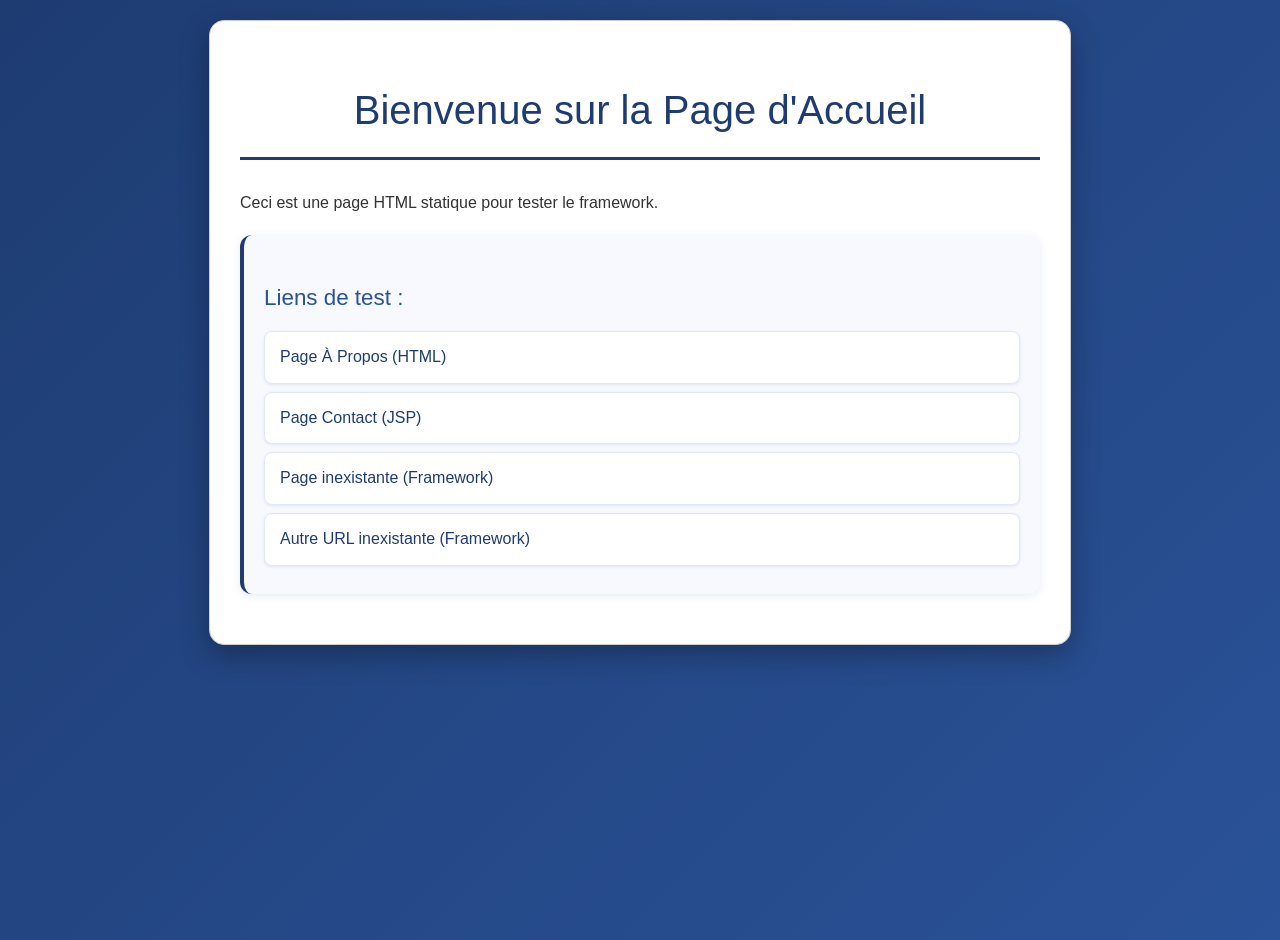
<file: target/teste-framework-1.0.0/index.html>
<!DOCTYPE html>
<html lang="fr">
<head>
    <meta charset="UTF-8">
    <meta name="viewport" content="width=device-width, initial-scale=1.0">
    <title>Page d'Accueil - Test Framework</title>
    <link rel="stylesheet" href="css/style.css">
</head>
<body>
    <div class="container">
        <h1>Bienvenue sur la Page d'Accueil</h1>
        <p>Ceci est une page HTML statique pour tester le framework.</p>
        
        <div class="links">
            <h2>Liens de test :</h2>
            <ul>
                <li><a href="about.html">Page À Propos (HTML)</a></li>
                <li><a href="contact.jsp">Page Contact (JSP)</a></li>
                <li><a href="inexistant">Page inexistante (Framework)</a></li>
                <li><a href="autre/test">Autre URL inexistante (Framework)</a></li>
            </ul>
        </div>
    </div>
    
    <script src="js/script.js"></script>
</body>
</html>
</file>
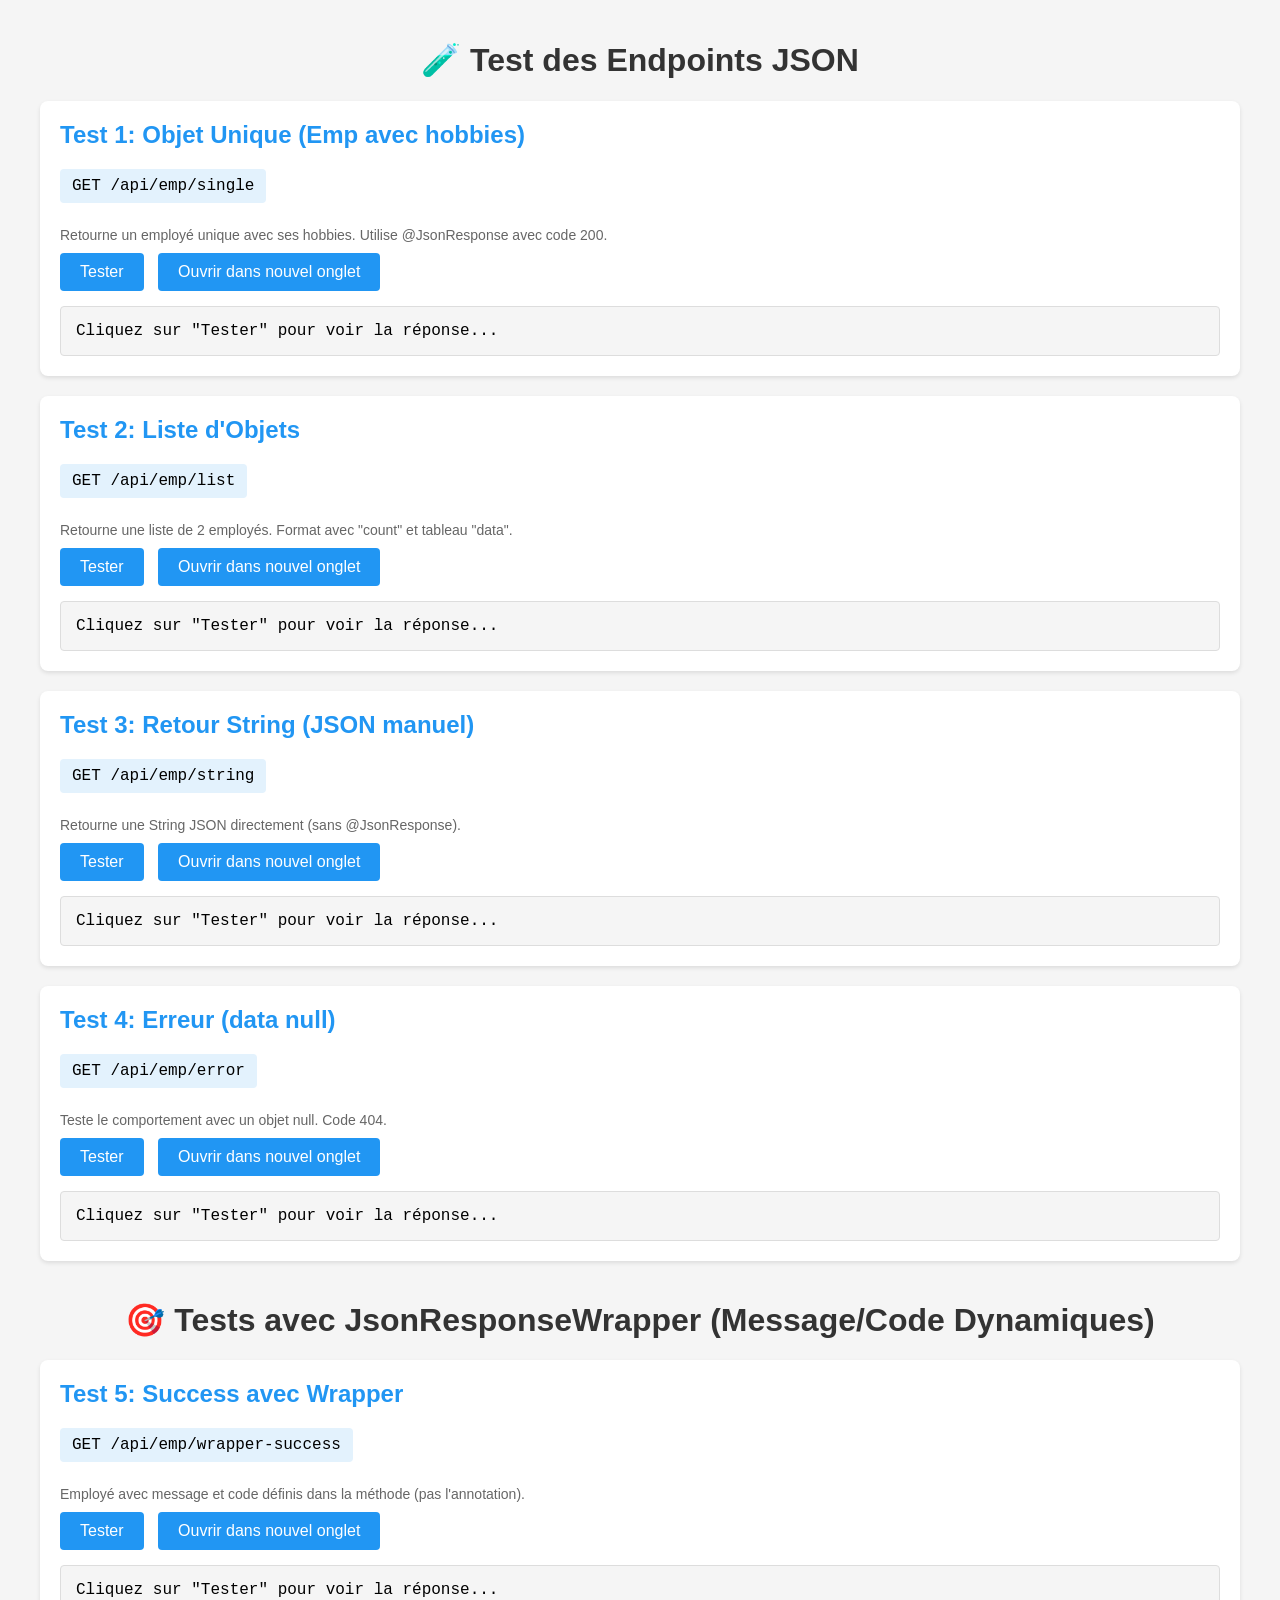
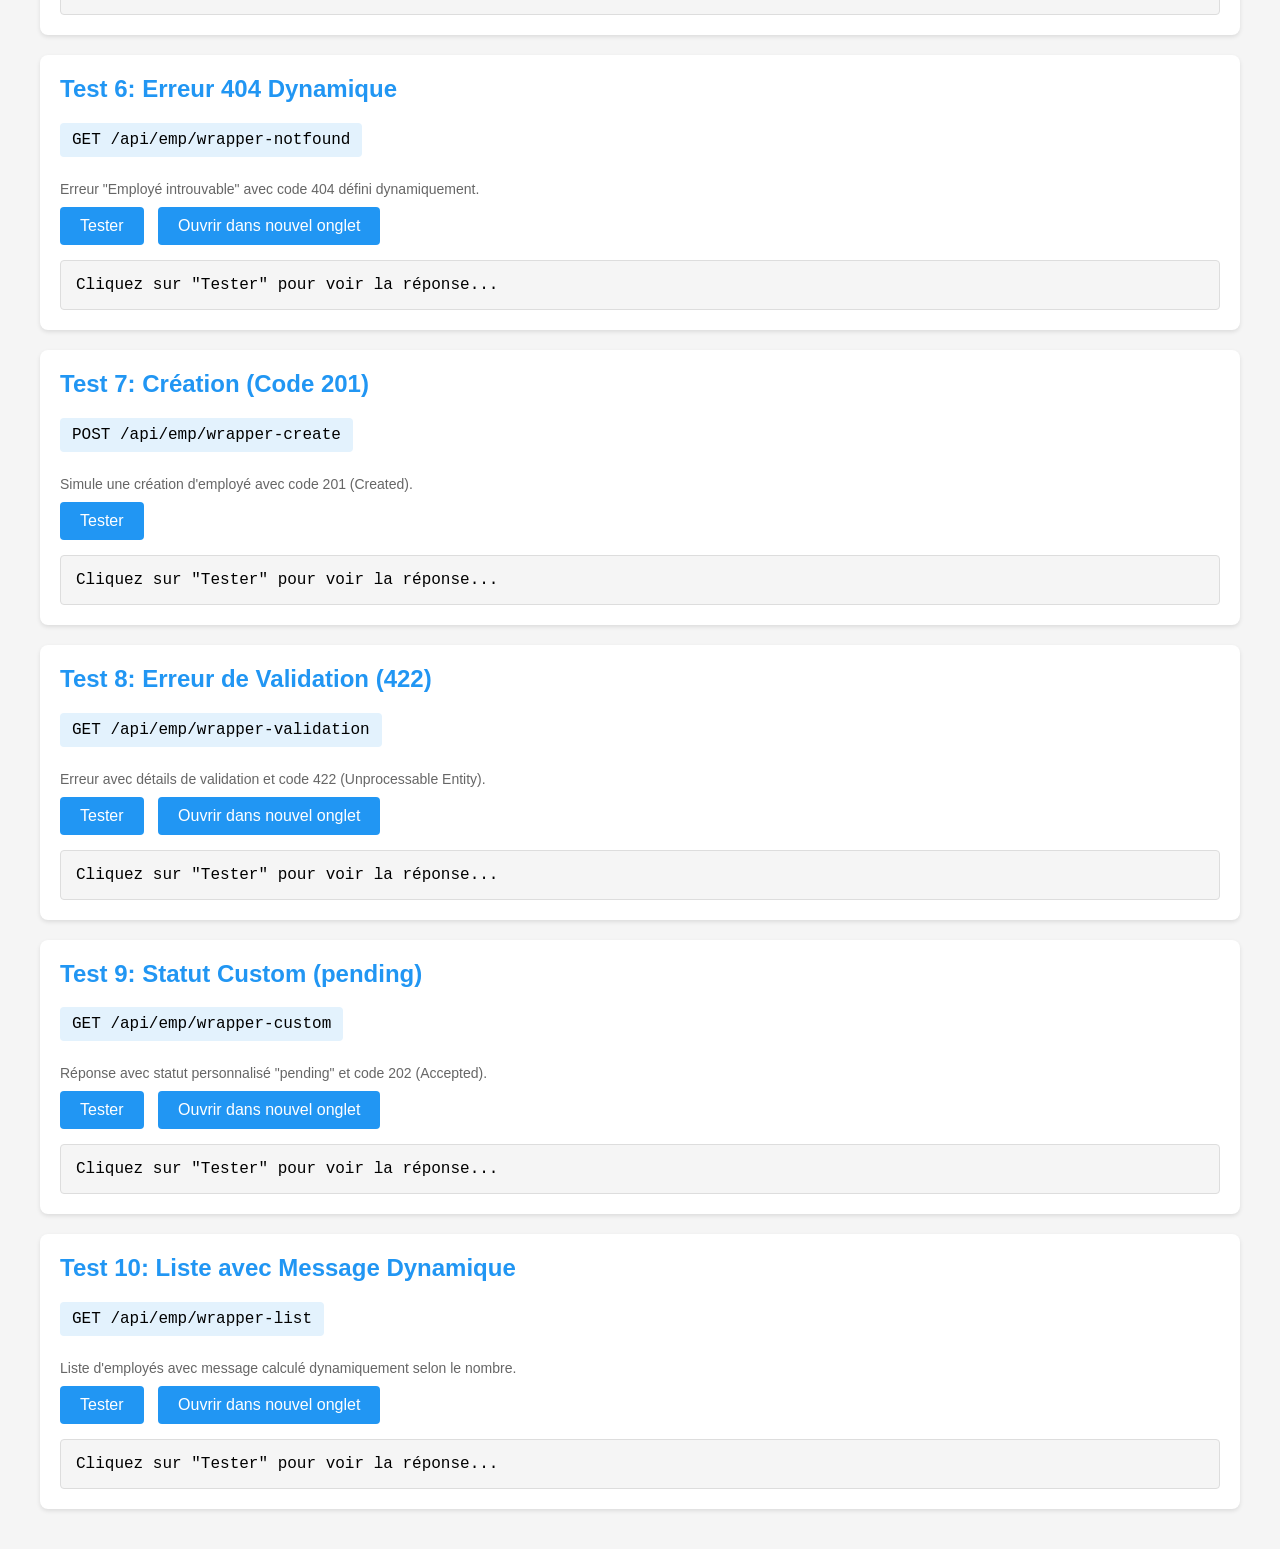
<file: target/teste-framework-1.0.0/test-json.html>
<!DOCTYPE html>
<html lang="fr">
<head>
    <meta charset="UTF-8">
    <meta name="viewport" content="width=device-width, initial-scale=1.0">
    <title>Test API JSON</title>
    <style>
        body {
            font-family: Arial, sans-serif;
            max-width: 1200px;
            margin: 0 auto;
            padding: 20px;
            background-color: #f5f5f5;
        }
        h1 {
            color: #333;
            text-align: center;
        }
        .test-section {
            background: white;
            border-radius: 8px;
            padding: 20px;
            margin-bottom: 20px;
            box-shadow: 0 2px 4px rgba(0,0,0,0.1);
        }
        .test-section h2 {
            color: #2196F3;
            margin-top: 0;
        }
        button {
            background-color: #2196F3;
            color: white;
            border: none;
            padding: 10px 20px;
            border-radius: 4px;
            cursor: pointer;
            font-size: 16px;
            margin-right: 10px;
        }
        button:hover {
            background-color: #1976D2;
        }
        .response {
            background-color: #f5f5f5;
            border: 1px solid #ddd;
            border-radius: 4px;
            padding: 15px;
            margin-top: 15px;
            font-family: 'Courier New', monospace;
            white-space: pre-wrap;
            word-wrap: break-word;
            max-height: 400px;
            overflow-y: auto;
        }
        .endpoint {
            background-color: #e3f2fd;
            padding: 8px 12px;
            border-radius: 4px;
            font-family: 'Courier New', monospace;
            margin-bottom: 10px;
            display: inline-block;
        }
        .info {
            color: #666;
            font-size: 14px;
            margin-bottom: 10px;
        }
        .status-success {
            color: #4CAF50;
            font-weight: bold;
        }
        .status-error {
            color: #f44336;
            font-weight: bold;
        }
    </style>
</head>
<body>
    <h1>🧪 Test des Endpoints JSON</h1>
    
    <div class="test-section">
        <h2>Test 1: Objet Unique (Emp avec hobbies)</h2>
        <div class="endpoint">GET /api/emp/single</div>
        <p class="info">Retourne un employé unique avec ses hobbies. Utilise @JsonResponse avec code 200.</p>
        <button onclick="testEndpoint('/api/emp/single', 'response1')">Tester</button>
        <button onclick="openInNewTab('/api/emp/single')">Ouvrir dans nouvel onglet</button>
        <div id="response1" class="response">Cliquez sur "Tester" pour voir la réponse...</div>
    </div>

    <div class="test-section">
        <h2>Test 2: Liste d'Objets</h2>
        <div class="endpoint">GET /api/emp/list</div>
        <p class="info">Retourne une liste de 2 employés. Format avec "count" et tableau "data".</p>
        <button onclick="testEndpoint('/api/emp/list', 'response2')">Tester</button>
        <button onclick="openInNewTab('/api/emp/list')">Ouvrir dans nouvel onglet</button>
        <div id="response2" class="response">Cliquez sur "Tester" pour voir la réponse...</div>
    </div>

    <div class="test-section">
        <h2>Test 3: Retour String (JSON manuel)</h2>
        <div class="endpoint">GET /api/emp/string</div>
        <p class="info">Retourne une String JSON directement (sans @JsonResponse).</p>
        <button onclick="testEndpoint('/api/emp/string', 'response3')">Tester</button>
        <button onclick="openInNewTab('/api/emp/string')">Ouvrir dans nouvel onglet</button>
        <div id="response3" class="response">Cliquez sur "Tester" pour voir la réponse...</div>
    </div>

    <div class="test-section">
        <h2>Test 4: Erreur (data null)</h2>
        <div class="endpoint">GET /api/emp/error</div>
        <p class="info">Teste le comportement avec un objet null. Code 404.</p>
        <button onclick="testEndpoint('/api/emp/error', 'response4')">Tester</button>
        <button onclick="openInNewTab('/api/emp/error')">Ouvrir dans nouvel onglet</button>
        <div id="response4" class="response">Cliquez sur "Tester" pour voir la réponse...</div>
    </div>

    <h1 style="margin-top: 40px;">🎯 Tests avec JsonResponseWrapper (Message/Code Dynamiques)</h1>

    <div class="test-section">
        <h2>Test 5: Success avec Wrapper</h2>
        <div class="endpoint">GET /api/emp/wrapper-success</div>
        <p class="info">Employé avec message et code définis dans la méthode (pas l'annotation).</p>
        <button onclick="testEndpoint('/api/emp/wrapper-success', 'response5')">Tester</button>
        <button onclick="openInNewTab('/api/emp/wrapper-success')">Ouvrir dans nouvel onglet</button>
        <div id="response5" class="response">Cliquez sur "Tester" pour voir la réponse...</div>
    </div>

    <div class="test-section">
        <h2>Test 6: Erreur 404 Dynamique</h2>
        <div class="endpoint">GET /api/emp/wrapper-notfound</div>
        <p class="info">Erreur "Employé introuvable" avec code 404 défini dynamiquement.</p>
        <button onclick="testEndpoint('/api/emp/wrapper-notfound', 'response6')">Tester</button>
        <button onclick="openInNewTab('/api/emp/wrapper-notfound')">Ouvrir dans nouvel onglet</button>
        <div id="response6" class="response">Cliquez sur "Tester" pour voir la réponse...</div>
    </div>

    <div class="test-section">
        <h2>Test 7: Création (Code 201)</h2>
        <div class="endpoint">POST /api/emp/wrapper-create</div>
        <p class="info">Simule une création d'employé avec code 201 (Created).</p>
        <button onclick="testEndpointPost('/api/emp/wrapper-create', 'response7')">Tester</button>
        <div id="response7" class="response">Cliquez sur "Tester" pour voir la réponse...</div>
    </div>

    <div class="test-section">
        <h2>Test 8: Erreur de Validation (422)</h2>
        <div class="endpoint">GET /api/emp/wrapper-validation</div>
        <p class="info">Erreur avec détails de validation et code 422 (Unprocessable Entity).</p>
        <button onclick="testEndpoint('/api/emp/wrapper-validation', 'response8')">Tester</button>
        <button onclick="openInNewTab('/api/emp/wrapper-validation')">Ouvrir dans nouvel onglet</button>
        <div id="response8" class="response">Cliquez sur "Tester" pour voir la réponse...</div>
    </div>

    <div class="test-section">
        <h2>Test 9: Statut Custom (pending)</h2>
        <div class="endpoint">GET /api/emp/wrapper-custom</div>
        <p class="info">Réponse avec statut personnalisé "pending" et code 202 (Accepted).</p>
        <button onclick="testEndpoint('/api/emp/wrapper-custom', 'response9')">Tester</button>
        <button onclick="openInNewTab('/api/emp/wrapper-custom')">Ouvrir dans nouvel onglet</button>
        <div id="response9" class="response">Cliquez sur "Tester" pour voir la réponse...</div>
    </div>

    <div class="test-section">
        <h2>Test 10: Liste avec Message Dynamique</h2>
        <div class="endpoint">GET /api/emp/wrapper-list</div>
        <p class="info">Liste d'employés avec message calculé dynamiquement selon le nombre.</p>
        <button onclick="testEndpoint('/api/emp/wrapper-list', 'response10')">Tester</button>
        <button onclick="openInNewTab('/api/emp/wrapper-list')">Ouvrir dans nouvel onglet</button>
        <div id="response10" class="response">Cliquez sur "Tester" pour voir la réponse...</div>
    </div>

    <script>
        // Obtenir le contexte de l'application dynamiquement
        const contextPath = window.location.pathname.substring(0, window.location.pathname.indexOf('/', 1));
        
        function testEndpoint(endpoint, responseId) {
            const fullUrl = contextPath + endpoint;
            const responseDiv = document.getElementById(responseId);
            responseDiv.textContent = 'Chargement...';
            
            fetch(fullUrl)
                .then(response => {
                    const statusClass = response.ok ? 'status-success' : 'status-error';
                    return response.text().then(text => ({
                        status: response.status,
                        statusText: response.statusText,
                        body: text,
                        statusClass: statusClass
                    }));
                })
                .then(data => {
                    let formatted = '';
                    formatted += `Status: ${data.status} ${data.statusText}\n`;
                    formatted += '─'.repeat(50) + '\n\n';
                    
                    try {
                        const json = JSON.parse(data.body);
                        formatted += JSON.stringify(json, null, 2);
                    } catch (e) {
                        formatted += data.body;
                    }
                    
                    responseDiv.innerHTML = `<span class="${data.statusClass}">Status: ${data.status} ${data.statusText}</span>\n${'─'.repeat(50)}\n\n` + 
                                          formatted.substring(formatted.indexOf('\n\n') + 2);
                })
                .catch(error => {
                    responseDiv.innerHTML = `<span class="status-error">Erreur: ${error.message}</span>`;
                });
        }
        
        function openInNewTab(endpoint) {
            const fullUrl = contextPath + endpoint;
            window.open(fullUrl, '_blank');
        }

        function testEndpointPost(endpoint, responseId) {
            const fullUrl = contextPath + endpoint;
            const responseDiv = document.getElementById(responseId);
            responseDiv.textContent = 'Chargement...';
            
            // Données de test pour le POST
            const formData = new URLSearchParams();
            formData.append('emptest.id', '0');
            formData.append('emptest.nom', 'Test Employé');
            formData.append('emptest.nombre_membre', '5');
            
            fetch(fullUrl, {
                method: 'POST',
                headers: {
                    'Content-Type': 'application/x-www-form-urlencoded',
                },
                body: formData
            })
                .then(response => {
                    const statusClass = response.ok ? 'status-success' : 'status-error';
                    return response.text().then(text => ({
                        status: response.status,
                        statusText: response.statusText,
                        body: text,
                        statusClass: statusClass
                    }));
                })
                .then(data => {
                    let formatted = '';
                    formatted += `Status: ${data.status} ${data.statusText}\n`;
                    formatted += '─'.repeat(50) + '\n\n';
                    
                    try {
                        const json = JSON.parse(data.body);
                        formatted += JSON.stringify(json, null, 2);
                    } catch (e) {
                        formatted += data.body;
                    }
                    
                    responseDiv.innerHTML = `<span class="${data.statusClass}">Status: ${data.status} ${data.statusText}</span>\n${'─'.repeat(50)}\n\n` + 
                                          formatted.substring(formatted.indexOf('\n\n') + 2);
                })
                .catch(error => {
                    responseDiv.innerHTML = `<span class="status-error">Erreur: ${error.message}</span>`;
                });
        }
    </script>
</body>
</html>
</file>
<file: target/teste-framework-1.0.0/css/style.css>
/* Thème bleu foncé et blanc moderne avec bordures arrondies */

body {
    font-family: 'Segoe UI', Tahoma, Geneva, Verdana, sans-serif;
    margin: 0;
    padding: 20px;
    background: linear-gradient(135deg, #1e3c72 0%, #2a5298 100%);
    color: white;
    line-height: 1.6;
    min-height: 100vh;
}

.container {
    max-width: 800px;
    margin: 0 auto;
    padding: 30px;
    background: white;
    border-radius: 15px;
    box-shadow: 0 10px 30px rgba(0, 0, 0, 0.3);
    border: 1px solid #ccc;
    color: #1e3c72;
}

h1 {
    color: #1e3c72;
    text-align: center;
    margin-bottom: 30px;
    padding-bottom: 15px;
    border-bottom: 3px solid #1e3c72;
    font-weight: 300;
    font-size: 2.5em;
}

h2 {
    color: #2a5298;
    margin-top: 25px;
    margin-bottom: 15px;
    font-size: 1.4em;
    font-weight: 400;
}

p {
    margin-bottom: 15px;
    color: #333;
}

.links, .info, .feature, .jsp-info {
    background: #f8f9ff;
    padding: 20px;
    margin: 20px 0;
    border-radius: 12px;
    border-left: 4px solid #1e3c72;
    box-shadow: 0 2px 10px rgba(30, 60, 114, 0.1);
}

.links ul, .info ul, .feature ul, .jsp-info ul {
    list-style-type: none;
    padding: 0;
    margin: 0;
}

.links li, .info li, .feature li, .jsp-info li {
    margin: 8px 0;
    padding: 12px 15px;
    background: white;
    border-radius: 8px;
    border: 1px solid #e0e6ff;
    transition: all 0.3s ease;
    box-shadow: 0 1px 3px rgba(30, 60, 114, 0.1);
}

.links li:hover {
    background: #1e3c72;
    color: white;
    transform: translateY(-2px);
    box-shadow: 0 4px 15px rgba(30, 60, 114, 0.3);
}

.links a {
    text-decoration: none;
    color: #1e3c72;
    font-weight: 500;
    display: block;
}

.links a:hover {
    color: white;
}

a {
    color: #1e3c72;
    text-decoration: none;
    border-bottom: 1px solid transparent;
    transition: all 0.3s ease;
}

a:hover {
    color: #2a5298;
    border-bottom: 1px solid #1e3c72;
}

.navigation {
    text-align: center;
    margin: 25px 0;
    padding: 20px;
    background: #f8f9ff;
    border-radius: 12px;
    border: 1px solid #e0e6ff;
}

.navigation a {
    margin: 0 15px;
    font-weight: 500;
    color: white;
    text-decoration: none;
    padding: 10px 20px;
    background: #1e3c72;
    border: 2px solid #1e3c72;
    border-radius: 25px;
    display: inline-block;
    transition: all 0.3s ease;
}

.navigation a:hover {
    background: #2a5298;
    border-color: #2a5298;
    transform: translateY(-2px);
    box-shadow: 0 4px 15px rgba(30, 60, 114, 0.4);
}

button {
    background: white;
    color: #1e3c72;
    border: 2px solid #1e3c72;
    padding: 12px 24px;
    border-radius: 25px;
    cursor: pointer;
    font-weight: 500;
    transition: all 0.3s ease;
    box-shadow: 0 2px 5px rgba(30, 60, 114, 0.2);
}

button:hover {
    background: #1e3c72;
    color: white;
    transform: translateY(-2px);
    box-shadow: 0 4px 15px rgba(30, 60, 114, 0.4);
}

.back-link {
    text-align: center;
    margin-top: 30px;
    padding-top: 20px;
    border-top: 1px solid #e0e6ff;
}

.back-link a {
    padding: 12px 24px;
    background: white;
    color: #1e3c72;
    text-decoration: none;
    border: 2px solid #1e3c72;
    border-radius: 25px;
    font-weight: 500;
    transition: all 0.3s ease;
    display: inline-block;
    box-shadow: 0 2px 5px rgba(30, 60, 114, 0.2);
}

.back-link a:hover {
    background: #1e3c72;
    color: white;
    transform: translateY(-2px);
    box-shadow: 0 4px 15px rgba(30, 60, 114, 0.4);
}

.form {
    background: #f8f9ff;
    padding: 25px;
    margin: 20px 0;
    border-radius: 12px;
    border: 1px solid #e0e6ff;
    box-shadow: 0 2px 10px rgba(30, 60, 114, 0.1);
}

.form label {
    display: block;
    margin-bottom: 8px;
    font-weight: 500;
    color: #1e3c72;
}

.form input, .form textarea {
    width: 100%;
    padding: 12px 15px;
    margin-bottom: 15px;
    border: 2px solid #e0e6ff;
    border-radius: 8px;
    background: white;
    color: #1e3c72;
    box-sizing: border-box;
    transition: all 0.3s ease;
    font-family: inherit;
}

.form input:focus, .form textarea:focus {
    outline: none;
    border-color: #1e3c72;
    box-shadow: 0 0 0 3px rgba(30, 60, 114, 0.1);
}

.form textarea {
    height: 100px;
    resize: vertical;
}

.form button {
    background: white;
    color: #1e3c72;
    padding: 12px 24px;
    border: 2px solid #1e3c72;
    border-radius: 25px;
    cursor: pointer;
    font-weight: 500;
    transition: all 0.3s ease;
    box-shadow: 0 2px 5px rgba(30, 60, 114, 0.2);
}

.form button:hover {
    background: #1e3c72;
    color: white;
    transform: translateY(-2px);
    box-shadow: 0 4px 15px rgba(30, 60, 114, 0.4);
}
</file>
